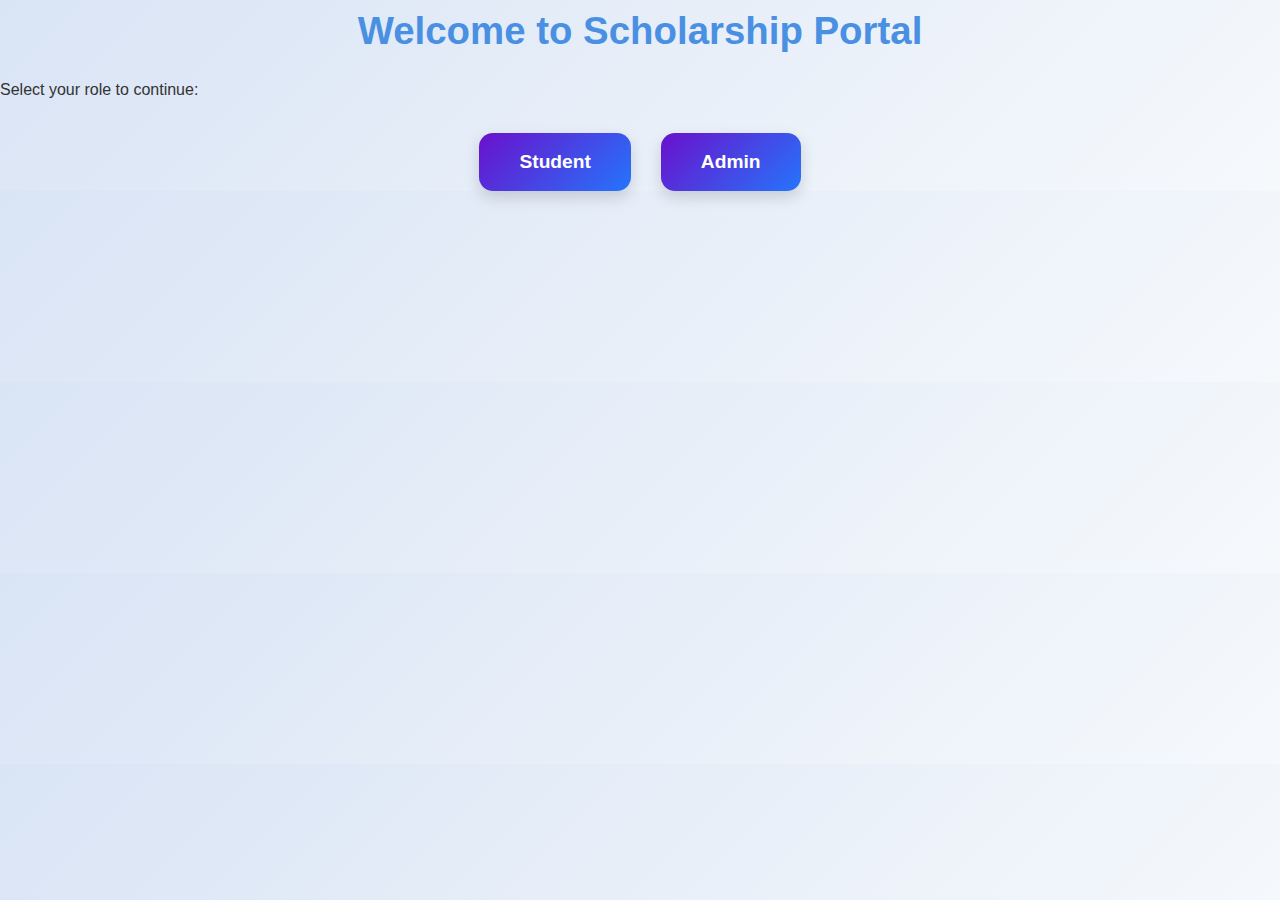
<file: index.html>
<!DOCTYPE html>
<html lang="en">
<head>
    <meta charset="UTF-8">
    <meta name="viewport" content="width=device-width, initial-scale=1.0">
    <title>Scholarship Portal</title>
    <link rel="stylesheet" href="style.css">
</head>
<body>
    <div class="role-container">
        <h1>Welcome to Scholarship Portal</h1>
        <p>Select your role to continue:</p>
        <div class="role-buttons">
            <button onclick="location.href='student.html'">Student</button>
            <button onclick="location.href='admin.html'">Admin</button>
        </div>
    </div>
    <script src="script.js"></script>
</body>
</html>
</file>
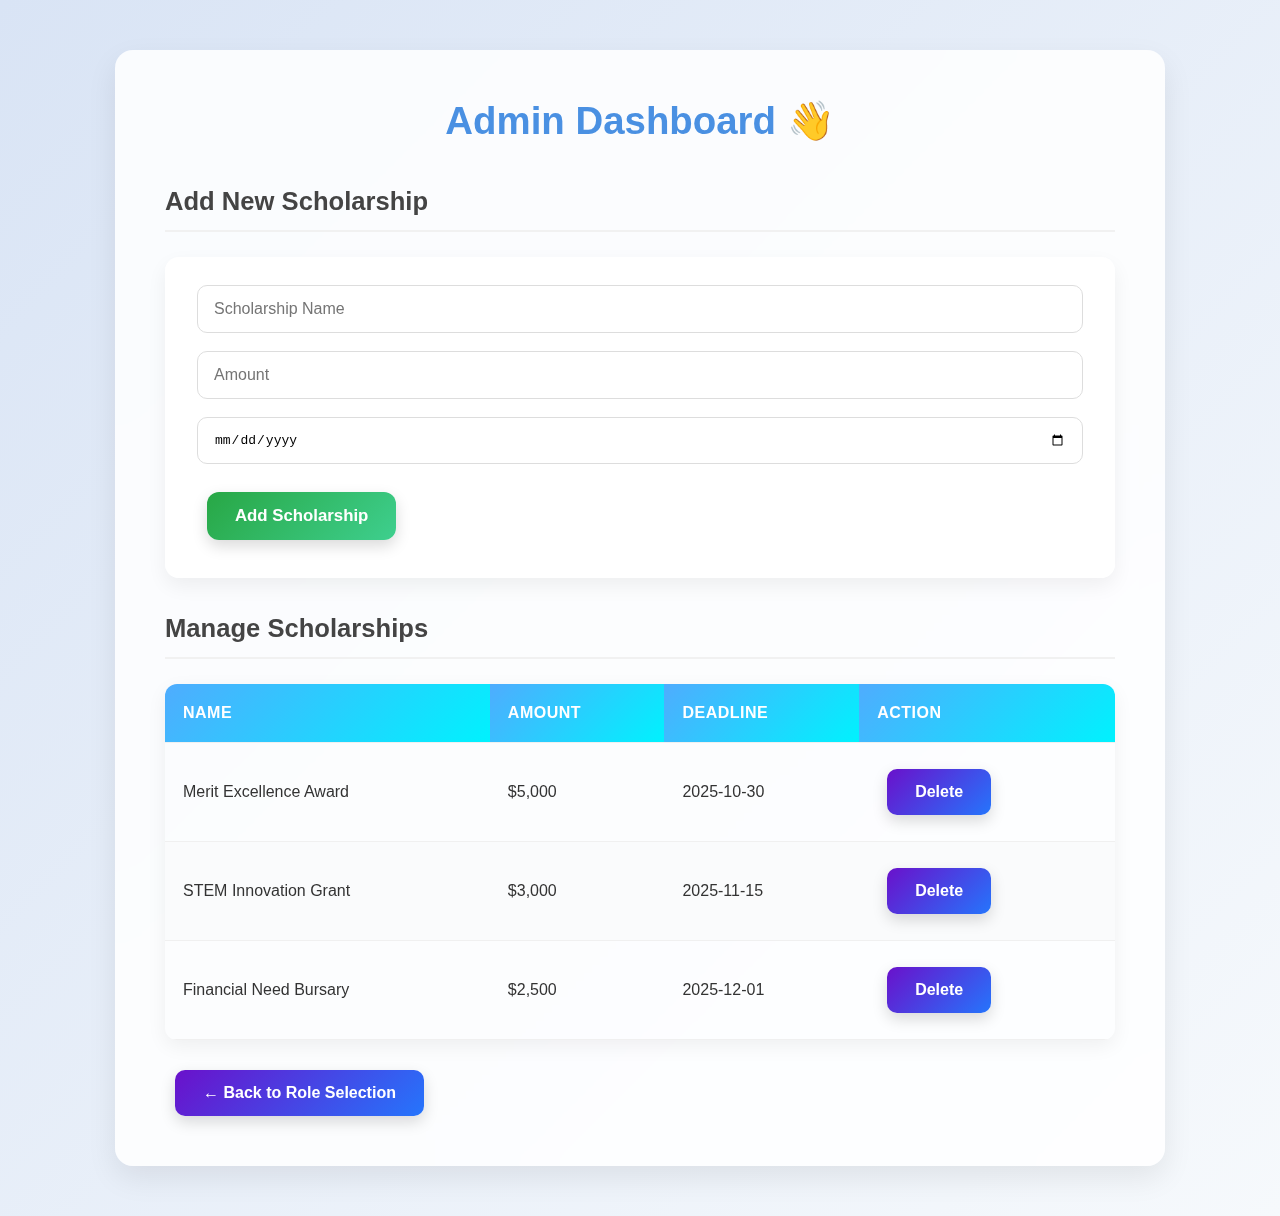
<file: admin.html>
<!DOCTYPE html>
<html lang="en">
<head>
    <meta charset="UTF-8">
    <meta name="viewport" content="width=device-width, initial-scale=1.0">
    <title>Admin Dashboard</title>
    <link rel="stylesheet" href="style.css">
</head>
<body>
<div class="dashboard-container">
    <h1>Admin Dashboard 👋</h1>

    <h2>Add New Scholarship</h2>
    <form id="add-scholarship-form">
        <input type="text" id="scholarship-name" placeholder="Scholarship Name" required>
        <input type="text" id="scholarship-amount" placeholder="Amount" required>
        <input type="date" id="scholarship-deadline" required>
        <button type="submit">Add Scholarship</button>
    </form>

    <h2>Manage Scholarships</h2>
    <table id="admin-scholarships">
        <thead>
            <tr>
                <th>Name</th>
                <th>Amount</th>
                <th>Deadline</th>
                <th>Action</th>
            </tr>
        </thead>
        <tbody></tbody>
    </table>

    <button onclick="location.href='index.html'" style="margin-top: 30px;">← Back to Role Selection</button>
</div>
<script src="script.js"></script>
</body>
</html>
</file>
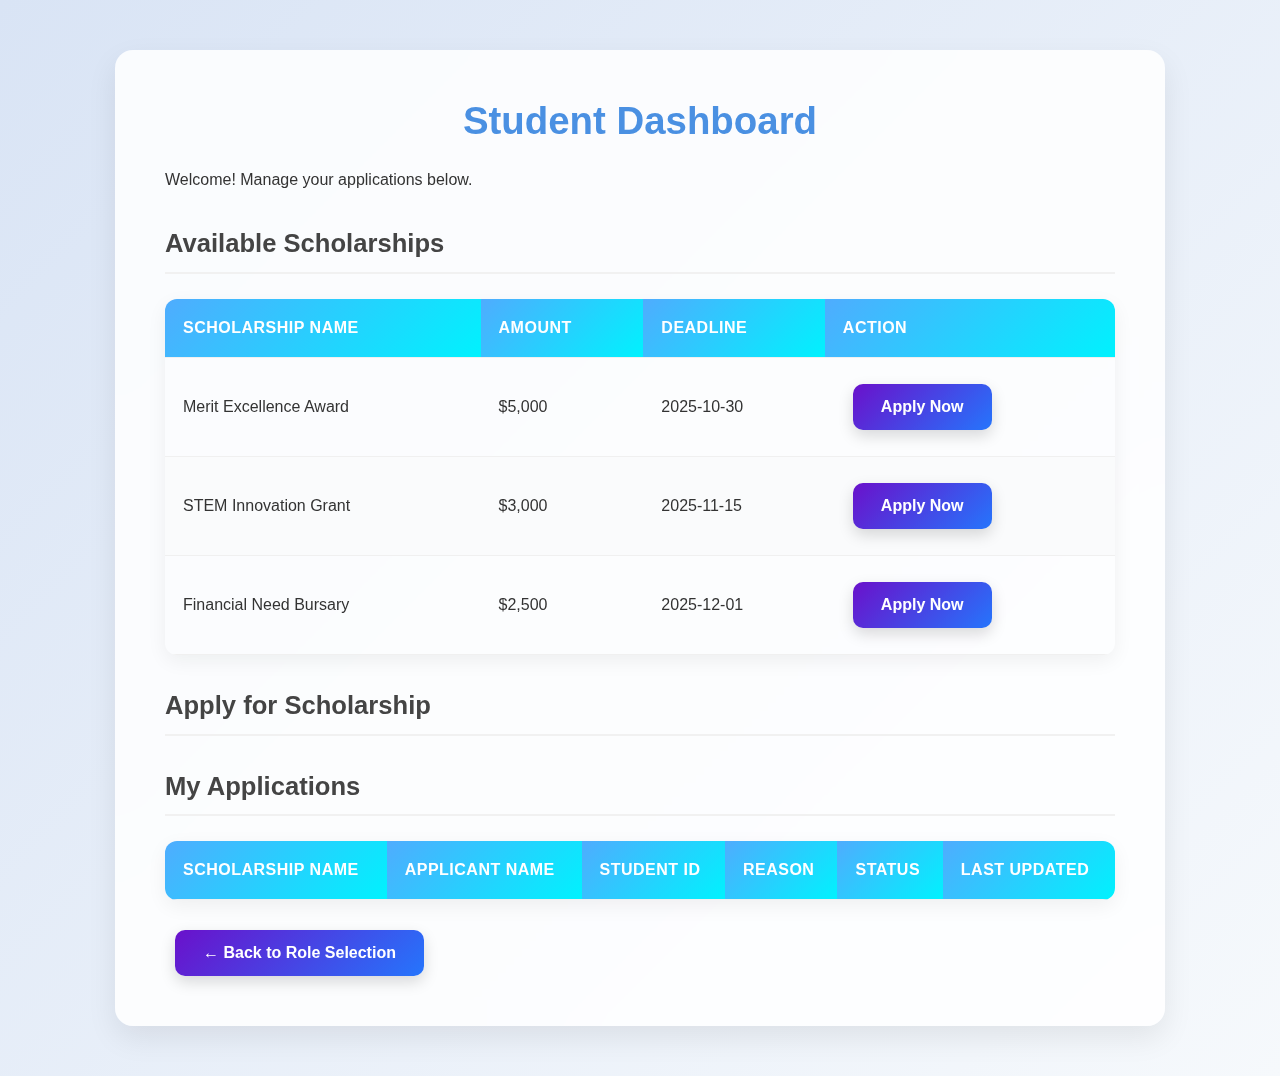
<file: student.html>
<!DOCTYPE html>
<html lang="en">
<head>
  <meta charset="UTF-8">
  <meta name="viewport" content="width=device-width, initial-scale=1.0">
  <title>Student Dashboard</title>
  <link rel="stylesheet" href="style.css">
</head>
<body>
<div class="dashboard-container">
  <h1>Student Dashboard</h1>
  <p>Welcome! Manage your applications below.</p>

  <h2>Available Scholarships</h2>
  <table id="available-scholarships">
    <thead>
      <tr>
        <th>Scholarship Name</th>
        <th>Amount</th>
        <th>Deadline</th>
        <th>Action</th>
      </tr>
    </thead>
    <tbody></tbody>
  </table>

  <h2>Apply for Scholarship</h2>
  <form id="application-form" style="display:none;">
    <input type="text" id="applicant-name" placeholder="Your Name" required>
    <input type="text" id="student-id" placeholder="Student ID" required>
    <textarea id="reason" placeholder="Why you are applying?" required></textarea>
    <button type="submit">Submit Application</button>
    <button type="button" id="cancel-application">Cancel</button>
  </form>

  <h2>My Applications</h2>
  <table id="my-applications">
    <thead>
      <tr>
        <th>Scholarship Name</th>
        <th>Applicant Name</th>
        <th>Student ID</th>
        <th>Reason</th>
        <th>Status</th>
        <th>Last Updated</th>
      </tr>
    </thead>
    <tbody></tbody>
  </table>

  <button onclick="location.href='index.html'" style="margin-top: 30px;">← Back to Role Selection</button>
</div>
<script src="script.js"></script>
</body>
</html>
</file>
<file: style.css>
/* =======================
   Global Styles
======================= */
body {
    font-family: 'Poppins', 'Segoe UI', sans-serif;
    margin: 0;
    padding: 0;
    background: linear-gradient(135deg, #d9e4f5, #f6f9fc);
    color: #333;
    line-height: 1.6;
}

/* Titles */
h1, h2 {
    margin: 0 0 15px 0;
    font-weight: 700;
}

h1 {
    color: #4a90e2;
    font-size: 2.4em;
    text-align: center;
}

h2 {
    color: #444;
    font-size: 1.6em;
    margin-top: 30px;
    border-bottom: 2px solid #f1f1f1;
    padding-bottom: 8px;
}

/* =======================
   Containers
======================= */
.container, .dashboard-container {
    background: rgba(255, 255, 255, 0.85);
    backdrop-filter: blur(10px);
    max-width: 950px;
    margin: 50px auto;
    padding: 40px 50px;
    border-radius: 18px;
    box-shadow: 0 12px 30px rgba(0,0,0,0.08);
    transition: transform 0.3s ease, box-shadow 0.3s ease;
}

.container:hover, .dashboard-container:hover {
    transform: translateY(-4px);
    box-shadow: 0 15px 35px rgba(0,0,0,0.1);
}

/* =======================
   Buttons
======================= */
button {
    padding: 14px 28px;
    margin: 10px;
    font-size: 1em;
    font-weight: 600;
    border: none;
    border-radius: 10px;
    cursor: pointer;
    transition: all 0.3s ease;
    background: linear-gradient(135deg, #6a11cb, #2575fc);
    color: #fff;
    box-shadow: 0 6px 15px rgba(0,0,0,0.15);
}

button:hover {
    background: linear-gradient(135deg, #2575fc, #6a11cb);
    transform: translateY(-2px) scale(1.05);
    box-shadow: 0 8px 18px rgba(0,0,0,0.2);
}

/* Role Selection Buttons */
.role-buttons {
    display: flex;
    justify-content: center;
    margin-top: 30px;
}

.role-buttons button {
    padding: 18px 40px;
    margin: 0 15px;
    font-size: 1.2em;
    border-radius: 14px;
}

#user-btn {
    background: linear-gradient(135deg, #28a745, #3ecf8e);
}

#user-btn:hover {
    background: linear-gradient(135deg, #218838, #2bb673);
}

#admin-btn {
    background: linear-gradient(135deg, #f7971e, #ffd200);
    color: #333;
}

#admin-btn:hover {
    background: linear-gradient(135deg, #e0a800, #ffb700);
}

/* =======================
   Tables
======================= */
table {
    width: 100%;
    border-collapse: collapse;
    margin-top: 25px;
    box-shadow: 0 6px 20px rgba(0,0,0,0.06);
    border-radius: 12px;
    overflow: hidden;
}

th, td {
    padding: 16px 18px;
    text-align: left;
    border-bottom: 1px solid #f0f0f0;
}

th {
    background: linear-gradient(135deg, #4facfe, #00f2fe);
    color: #fff;
    font-weight: 600;
    letter-spacing: 0.5px;
    text-transform: uppercase;
}

tr:nth-child(even) {
    background-color: #fafbfc;
}

tr:hover {
    background-color: #f0f7ff;
    transition: background-color 0.3s ease;
}

/* =======================
   Status Badges
======================= */
.status-badge {
    padding: 6px 14px;
    border-radius: 20px;
    font-weight: 600;
    font-size: 0.85em;
    display: inline-block;
    text-align: center;
    box-shadow: 0 2px 6px rgba(0,0,0,0.08);
    letter-spacing: 0.3px;
}

.status-open { background-color: #28a745; color: #fff; }
.status-review { background-color: #ffc107; color: #333; }
.status-awarded { background-color: #007bff; color: #fff; }
.status-submitted { background-color: #6c757d; color: #fff; }
.status-pending { background-color: #dc3545; color: #fff; }

/* =======================
   Forms
======================= */
form {
    margin-top: 25px;
    background: rgba(255, 255, 255, 0.9);
    padding: 28px 32px;
    border-radius: 14px;
    box-shadow: 0 8px 20px rgba(0,0,0,0.06);
}

form input, form textarea {
    width: 100%;
    padding: 14px 16px;
    margin-bottom: 18px;
    border-radius: 10px;
    border: 1px solid #ddd;
    font-size: 1em;
    transition: all 0.3s ease;
    box-sizing: border-box;
    background-color: #fff;
}

form input:focus, form textarea:focus {
    border-color: #4a90e2;
    outline: none;
    box-shadow: 0 0 12px rgba(74,144,226,0.25);
}

form button {
    background: linear-gradient(135deg, #28a745, #3ecf8e);
    color: #fff;
    font-size: 1.05em;
    border-radius: 12px;
}

form button:hover {
    background: linear-gradient(135deg, #218838, #2bb673);
    transform: translateY(-1px);
}

/* =======================
   Textarea Styling
======================= */
textarea {
    resize: vertical;
    min-height: 100px;
}

/* =======================
   Responsive
======================= */
@media (max-width: 768px) {
    .container, .dashboard-container {
        padding: 20px;
        margin: 20px;
    }

    .role-buttons {
        flex-direction: column;
    }

    .role-buttons button {
        margin: 10px 0;
        width: 100%;
    }

    th, td {
        padding: 12px 10px;
    }
}
</file>
